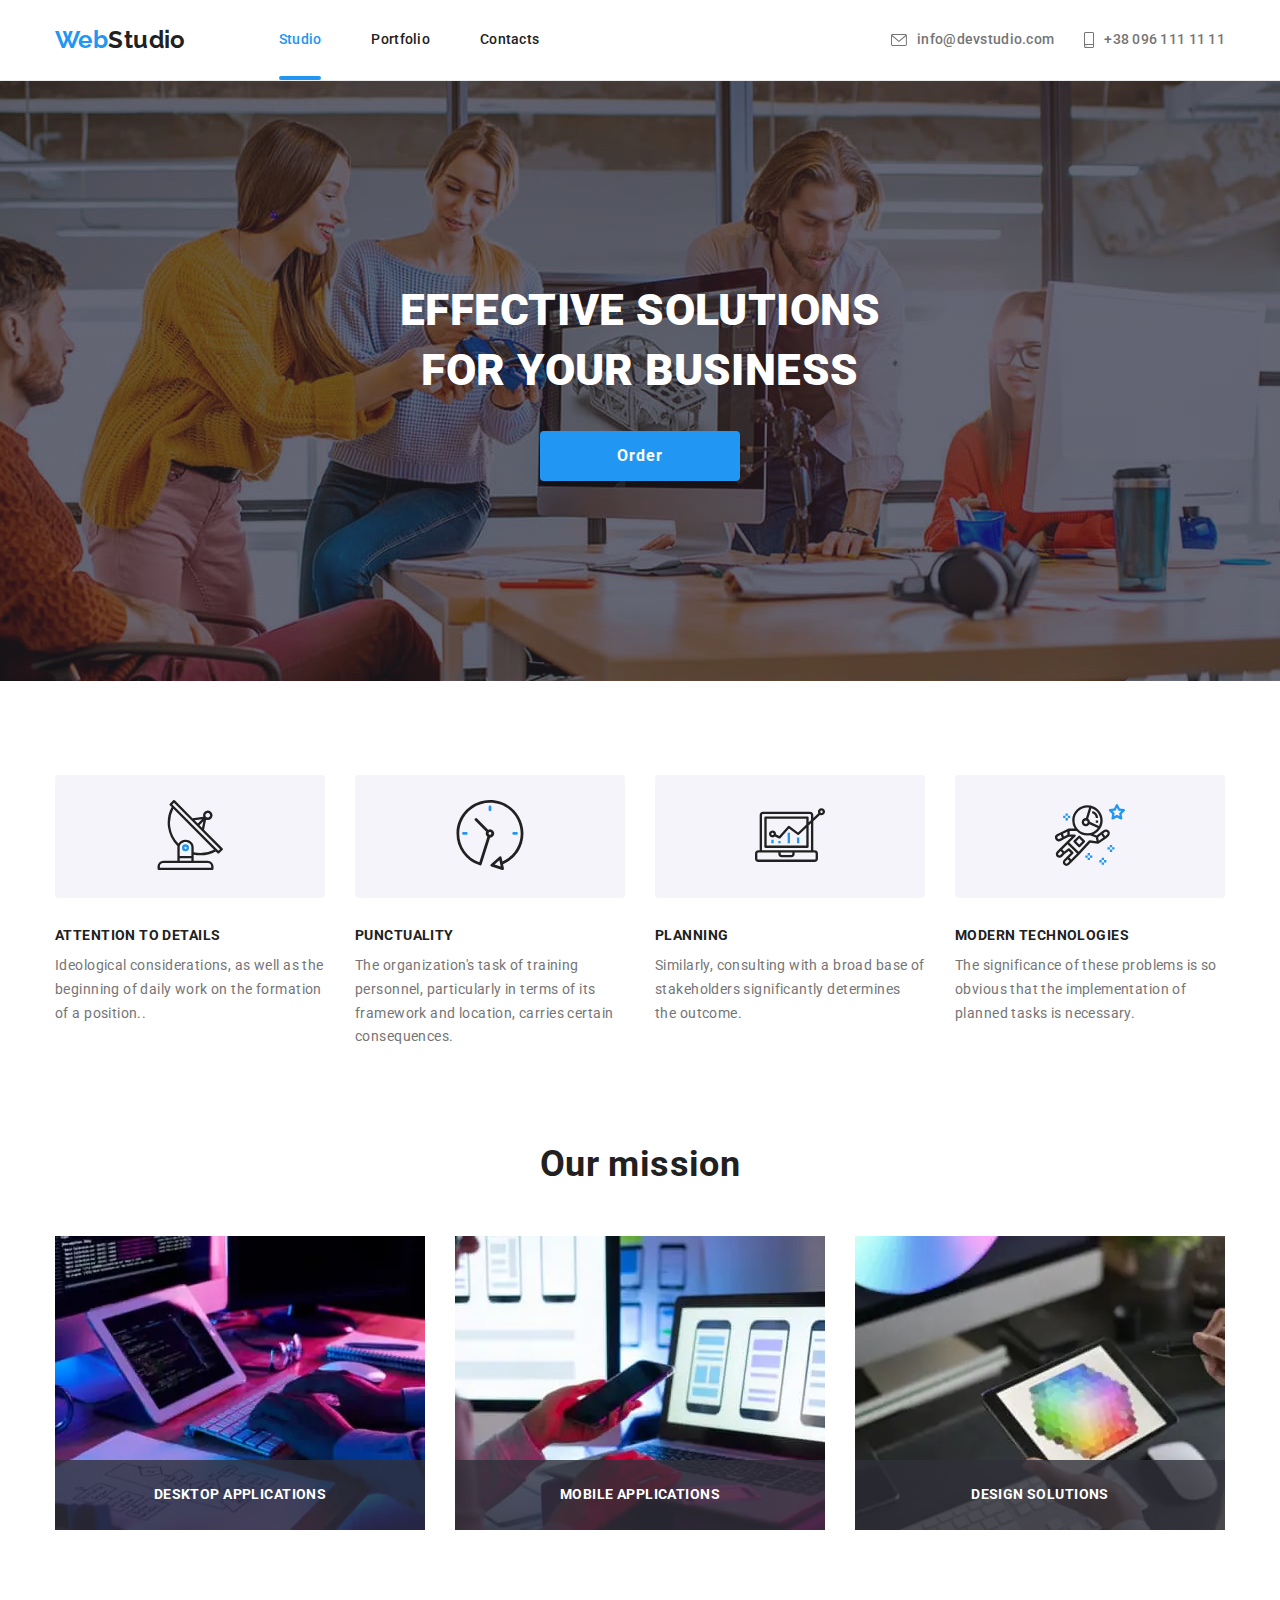
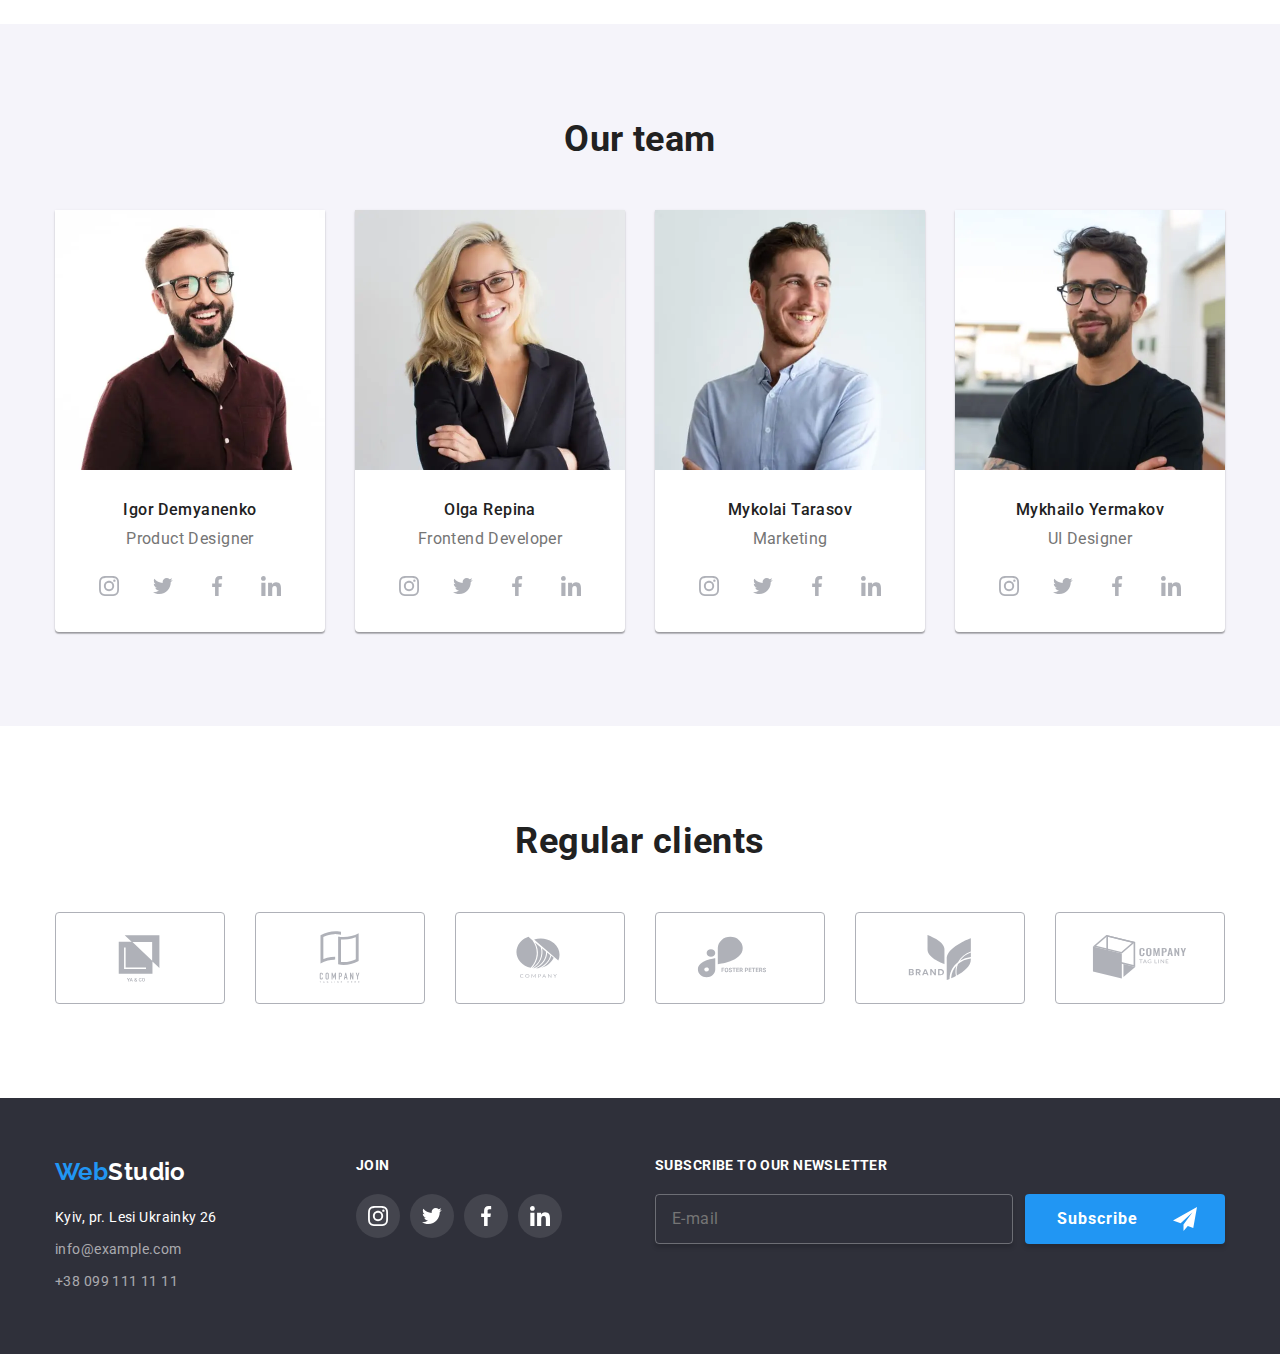
<file: index.html>
<!DOCTYPE html>
<html lang="ru">
  <head>
    <meta charset="UTF-8" />
    <meta http-equiv="X-UA-Compatible" content="IE=edge" />
    <meta name="viewport" content="width=device-width, initial-scale=1.0" />
    <title lang="en">Webstudio</title>
    <link rel="preconnect" href="https://fonts.googleapis.com" />
    <link rel="preconnect" href="https://fonts.gstatic.com" crossorigin />
    <link
      href="https://fonts.googleapis.com/css2?family=Raleway:wght@700&family=Roboto:wght@400;500;700;900&display=swap"
      rel="stylesheet"
    />
    <link rel="stylesheet" href="./css/main.min.css" />
  </head>
  <body>
    <header class="header">
      <div class="header__container container">
        <nav class="nav">
          <p lang="en">
            <a href="./index.html" class="logo">Web<span class="logo--dark-text">Studio</span></a>
          </p>
          <button type="button" class="menu-btn menu-open-btn" aria-expanded="false">
            <svg width="40px" height="40px">
              <use href="./images/icons.svg#icon-menu" class="menu-btn__icon-menu"></use>
            </svg>
          </button>
          <ul class="site-nav">
            <li class="site-nav__item">
              <a href="./index.html" class="site-nav__link site-nav__link--current">Studio</a>
            </li>
            <li class="site-nav__item">
              <a href="./portfolio.html" class="site-nav__link">Portfolio</a>
            </li>
            <li class="site-nav__item">
              <a href="" class="site-nav__link to-contact-link">Contacts</a>
            </li>
          </ul>
        </nav>
        <ul class="contact-list">
          <li class="contact-list__item">
            <a href="mailto:info@devstudio.com" class="contact-list__link">
              <svg class="contact-list__icon" width="16px" height="12px">
                <use href="./images/icons.svg#icon-envelope"></use>
              </svg>
              <p class="contact-list__text">info@devstudio.com</p></a
            >
          </li>
          <li class="contact-list__item">
            <a href="tel:+380961111111" class="contact-list__link">
              <svg class="contact-list__icon" width="10" height="16px">
                <use href="./images/icons.svg#icon-smartphone"></use>
              </svg>
              <p class="contact-list__text">+38 096 111 11 11</p></a
            >
          </li>
        </ul>
        <div class="mob-menu is-hidden" data-menu>
          <button type="button" class="menu-btn-close menu-close-btn" aria-expanded="true">
            <svg width="40px" height="40px">
              <use
                href="./images/icons.svg#icon-menu-close"
                class="menu-btn-close__icon-cross"
              ></use>
            </svg>
          </button>
          <ul class="mob-menu__site-nav">
            <li class="mob-menu__item">
              <a href="./index.html" class="mob-menu__link mob-menu__link--current">Studio</a>
            </li>
            <li class="mob-menu__item">
              <a href="./portfolio.html" class="mob-menu__link">Portfolio</a>
            </li>
            <li class="mob-menu__item">
              <a href="" class="mob-menu__link to-contact-link">Contacts</a>
            </li>
          </ul>
          <ul class="mob-menu__contact-list">
            <li class="mob-menu__item">
              <a href="tel:+380961111111" class="mob-menu__tel"> +38 096 111 11 11</a>
            </li>
            <li class="mob-menu__item">
              <a href="mailto:info@devstudio.com" class="mob-menu__mail"> info@devstudio.com</a>
            </li>
            <li>
              <ul class="mob-menu__soc-list">
                <li class="mob-menu__soc-item">
                  <a href="" class="mob-menu__soc-link">Instagram</a>
                </li>
                <li class="mob-menu__soc-item">
                  <a href="" class="mob-menu__soc-link">Twitter</a>
                </li>
                <li class="mob-menu__soc-item">
                  <a href="" class="mob-menu__soc-link">Facebook</a>
                </li>
                <li class="mob-menu__soc-item">
                  <a href="" class="mob-menu__soc-link">Linkedin</a>
                </li>
              </ul>
            </li>
          </ul>
        </div>
      </div>
    </header>
    <main>
      <section class="hero section">
        <div class="container">
          <h1 class="page-heading">
            Effective Solutions<br />
            for your business
          </h1>
          <button type="button" class="btn hero__btn" data-modal-open>Order</button>
        </div>
      </section>
      <section class="section qualities">
        <div class="container">
          <h2 class="section__heading visually-hidden">Our advantages</h2>
          <ul class="qualities-list">
            <li class="qualities-list__item">
              <div class="qualities-list__icon-container">
                <svg width="70px" height="70px" class="qualities-list__icon">
                  <use href="./images/icons.svg#icon-antenna"></use>
                </svg>
              </div>
              <h3 class="qualities-list__heading">Attention to details</h3>
              <p class="qualities-list__text">
                Ideological considerations, as well as the beginning of daily work on the formation
                of a position..
              </p>
            </li>
            <li class="qualities-list__item">
              <div class="qualities-list__icon-container">
                <svg width="70px" height="70px" class="qualities-list__icon">
                  <use href="./images/icons.svg#icon-clock"></use>
                </svg>
              </div>
              <h3 class="qualities-list__heading">Punctuality</h3>
              <p class="qualities-list__text">
                The organization's task of training personnel, particularly in terms of its
                framework and location, carries certain consequences.
              </p>
            </li>
            <li class="qualities-list__item">
              <div class="qualities-list__icon-container">
                <svg width="70px" height="70px" class="qualities-list__icon">
                  <use href="./images/icons.svg#icon-diagram"></use>
                </svg>
              </div>
              <h3 class="qualities-list__heading">Planning</h3>
              <p class="qualities-list__text">
                Similarly, consulting with a broad base of stakeholders significantly determines the
                outcome.
              </p>
            </li>
            <li class="qualities-list__item">
              <div class="qualities-list__icon-container">
                <svg width="70px" height="70px" class="qualities-list__icon">
                  <use href="./images/icons.svg#icon-astronaut"></use>
                </svg>
              </div>
              <h3 class="qualities-list__heading">Modern technologies</h3>
              <p class="qualities-list__text">
                The significance of these problems is so obvious that the implementation of planned
                tasks is necessary.
              </p>
            </li>
          </ul>
        </div>
      </section>
      <section class="section activities">
        <div class="container">
          <h2 class="section__heading">Our mission</h2>
          <ul class="activities-list">
            <li class="activities-list__item">
              <div class="activities-list__wrapper">
                <picture>
                  <source
                    srcset="
                      images/activities/programmer-working-close-up.webp    1x,
                      images/activities/programmer-working-close-up@2x.webp 2x
                    "
                    type="image/webp" />
                  <source
                    srcset="
                      images/activities/programmer-working-close-up.jpg    1x,
                      images/activities/programmer-working-close-up@2x.jpg 2x
                    "
                    type="image/jpeg" />
                  <img
                    src="images/activities/programmer-working-close-up.jpg "
                    alt="программист за работой"
                    width="370"
                /></picture>
                <p class="activities-list__text">Desktop applications</p>
              </div>
            </li>
            <li class="activities-list__item">
              <div class="activities-list__wrapper">
                <picture>
                  <source
                    srcset="
                      images/activities/developing-smartphones-applications-close-up.webp    1x,
                      images/activities/developing-smartphones-applications-close-up@2x.webp 2x
                    "
                    type="image/webp" />
                  <source
                    srcset="
                      images/activities/developing-smartphones-applications-close-up.jpg    1x,
                      images/activities/developing-smartphones-applications-close-up@2x.jpg 2x
                    "
                    type="image/jpeg" />
                  <img
                    src="images/activities/developing-smartphones-applications-close-up.jpg"
                    alt="программист разрабатывает приложения для смартфона"
                    width="370"
                /></picture>
                <p class="activities-list__text">Mobile applications</p>
              </div>
            </li>
            <li class="activities-list__item">
              <div class="activities-list__wrapper">
                <picture>
                  <source
                    srcset="
                      images/activities/colour-pallete-close-up.webp    1x,
                      images/activities/colour-pallete-close-up@2x.webp 2x
                    "
                    type="image/webp" />
                  <source
                    srcset="
                      images/activities/colour-pallete-close-up.jpg    1x,
                      images/activities/colour-pallete-close-up@2x.jpg 2x
                    "
                    type="image/jpeg" />
                  <img
                    src="images/activities/colour-pallete-close-up.jpg"
                    alt="Дизайнер выбирает цвета на планшете"
                    width="370"
                /></picture>
                <p class="activities-list__text">Design solutions</p>
              </div>
            </li>
          </ul>
        </div>
      </section>
      <section class="section team">
        <div class="container">
          <h2 class="section__heading">Our team</h2>
          <ul class="team-list">
            <li class="team-list__item team-member">
              <picture>
                <source
                  srcset="
                    ./images/team/desktop/product-designer.webp    1x,
                    ./images/team/desktop/product-designer@2x.webp 2x
                  "
                  type="image/webp"
                  media="(min-width:1200px)" />
                <source
                  srcset="
                    ./images/team/desktop/product-designer.jpg    1x,
                    ./images/team/desktop/product-designer@2x.jpg 2x
                  "
                  type="image/jpeg"
                  media="(min-width:1200px)" />
                <source
                  srcset="
                    ./images/team/tablet/product-designer.webp    1x,
                    ./images/team/tablet/product-designer@2x.webp 2x
                  "
                  type="image/webp"
                  media="(min-width:768px)" />
                <source
                  srcset="
                    ./images/team/tablet/product-designer.jpg    1x,
                    ./images/team/tablet/product-designer@2x.jpg 2x
                  "
                  type="image/jpeg"
                  media="(min-width:768px)" />
                <source
                  srcset="
                    ./images/team/mobile/product-designer.webp    1x,
                    ./images/team/mobile/product-designer@2x.webp 2x
                  "
                  type="image/webp"
                  media="(max-width:767px)" />
                <source
                  srcset="
                    ./images/team/mobile/product-designer.jpg    1x,
                    ./images/team/mobile/product-designer@2x.jpg 2x
                  "
                  type="image/jpeg"
                  media="(max-width:767px)" />
                <img
                  src="./images/team/desktop/product-designer.jpg"
                  alt="Дизайнер продукта"
                  width="270"
              /></picture>
              <div class="team-member__wrapper">
                <h3 class="team-member__name">Igor Demyanenko</h3>
                <p lang="en" class="team-member__position text">Product Designer</p>
                <ul class="soc-list">
                  <li class="soc-list__item">
                    <a href="" class="soc-list__link">
                      <svg class="soc-list__icon" width="20px" height="20px">
                        <use href="./images/icons.svg#icon-instagram"></use>
                      </svg>
                    </a>
                  </li>
                  <li class="soc-list__item">
                    <a href="" class="soc-list__link">
                      <svg class="soc-list__icon" width="20px" height="20px">
                        <use href="./images/icons.svg#icon-twitter"></use>
                      </svg>
                    </a>
                  </li>
                  <li class="soc-list__item">
                    <a href="" class="soc-list__link">
                      <svg class="soc-list__icon" width="20px" height="20px">
                        <use href="./images/icons.svg#icon-facebook"></use>
                      </svg>
                    </a>
                  </li>
                  <li class="soc-list__item">
                    <a href="" class="soc-list__link">
                      <svg class="soc-list__icon" width="20px" height="20px">
                        <use href="./images/icons.svg#icon-linkedin"></use>
                      </svg>
                    </a>
                  </li>
                </ul>
              </div>
            </li>
            <li class="team-list__item team-member">
              <picture>
                <source
                  srcset="
                    ./images/team/desktop/frontend-developer.webp    1x,
                    ./images/team/desktop/frontend-developer@2x.webp 2x
                  "
                  type="image/webp"
                  media="(min-width:1200px)" />
                <source
                  srcset="
                    ./images/team/desktop/frontend-developer.jpg    1x,
                    ./images/team/desktop/frontend-developer@2x.jpg 2x
                  "
                  type="image/jpeg"
                  media="(min-width:1200px)" />
                <source
                  srcset="
                    ./images/team/tablet/frontend-developer.webp    1x,
                    ./images/team/tablet/frontend-developer@2x.webp 2x
                  "
                  type="image/webp"
                  media="(min-width:768px)" />
                <source
                  srcset="
                    ./images/team/tablet/frontend-developer.jpg    1x,
                    ./images/team/tablet/frontend-developer@2x.jpg 2x
                  "
                  type="image/jpeg"
                  media="(min-width:768px)" />
                <source
                  srcset="
                    ./images/team/mobile/frontend-developer.webp    1x,
                    ./images/team/mobile/frontend-developer@2x.webp 2x
                  "
                  type="image/webp"
                  media="(max-width:767px)" />
                <source
                  srcset="
                    ./images/team/mobile/frontend-developer.jpg    1x,
                    ./images/team/mobile/frontend-developer@2x.jpg 2x
                  "
                  type="image/jpeg"
                  media="(max-width:767px)" />
                <img
                  src="./images/team/desktop/frontend-developer.jpg"
                  alt="Фронтенд девелопер"
                  width="270"
              /></picture>
              <div class="team-member__wrapper">
                <h3 class="team-member__name">Olga Repina</h3>
                <p lang="en" class="team-member__position text">Frontend Developer</p>
                <ul class="soc-list">
                  <li class="soc-list__item">
                    <a href="" class="soc-list__link">
                      <svg class="soc-list__icon" width="20px" height="20px">
                        <use href="./images/icons.svg#icon-instagram"></use>
                      </svg>
                    </a>
                  </li>
                  <li class="soc-list__item">
                    <a href="" class="soc-list__link">
                      <svg class="soc-list__icon" width="20px" height="20px">
                        <use href="./images/icons.svg#icon-twitter"></use>
                      </svg>
                    </a>
                  </li>
                  <li class="soc-list__item">
                    <a href="" class="soc-list__link">
                      <svg class="soc-list__icon" width="20px" height="20px">
                        <use href="./images/icons.svg#icon-facebook"></use>
                      </svg>
                    </a>
                  </li>
                  <li class="soc-list__item">
                    <a href="" class="soc-list__link">
                      <svg class="soc-list__icon" width="20px" height="20px">
                        <use href="./images/icons.svg#icon-linkedin"></use>
                      </svg>
                    </a>
                  </li>
                </ul>
              </div>
            </li>
            <li class="team-list__item team-member">
              <picture>
                <source
                  srcset="
                    ./images/team/desktop/marketing.webp    1x,
                    ./images/team/desktop/marketing@2x.webp 2x
                  "
                  type="image/webp"
                  media="(min-width:1200px)" />
                <source
                  srcset="
                    ./images/team/desktop/marketing.jpg    1x,
                    ./images/team/desktop/marketing@2x.jpg 2x
                  "
                  type="image/jpeg"
                  media="(min-width:1200px)" />
                <source
                  srcset="
                    ./images/team/tablet/marketing.webp    1x,
                    ./images/team/tablet/marketing@2x.webp 2x
                  "
                  type="image/webp"
                  media="(min-width:768px)" />
                <source
                  srcset="
                    ./images/team/tablet/marketing.jpg    1x,
                    ./images/team/tablet/marketing@2x.jpg 2x
                  "
                  type="image/jpeg"
                  media="(min-width:768px)" />
                <source
                  srcset="
                    ./images/team/mobile/marketing.webp    1x,
                    ./images/team/mobile/marketing@2x.webp 2x
                  "
                  type="image/webp"
                  media="(max-width:767px)" />
                <source
                  srcset="
                    ./images/team/mobile/marketing.jpg    1x,
                    ./images/team/mobile/marketing@2x.jpg 2x
                  "
                  type="image/jpeg"
                  media="(max-width:767px)" />
                <img src="./images/team/desktop/marketing.jpg" alt="Маркетолог" width="270"
              /></picture>
              <div class="team-member__wrapper">
                <h3 class="team-member__name">Mykolai Tarasov</h3>
                <p lang="en" class="team-member__position text">Marketing</p>
                <ul class="soc-list">
                  <li class="soc-list__item">
                    <a href="" class="soc-list__link">
                      <svg class="soc-list__icon" width="20px" height="20px">
                        <use href="./images/icons.svg#icon-instagram"></use>
                      </svg>
                    </a>
                  </li>
                  <li class="soc-list__item">
                    <a href="" class="soc-list__link">
                      <svg class="soc-list__icon" width="20px" height="20px">
                        <use href="./images/icons.svg#icon-twitter"></use>
                      </svg>
                    </a>
                  </li>
                  <li class="soc-list__item">
                    <a href="" class="soc-list__link">
                      <svg class="soc-list__icon" width="20px" height="20px">
                        <use href="./images/icons.svg#icon-facebook"></use>
                      </svg>
                    </a>
                  </li>
                  <li class="soc-list__item">
                    <a href="" class="soc-list__link">
                      <svg class="soc-list__icon" width="20px" height="20px">
                        <use href="./images/icons.svg#icon-linkedin"></use>
                      </svg>
                    </a>
                  </li>
                </ul>
              </div>
            </li>
            <li class="team-list__item team-member">
              <picture>
                <source
                  srcset="
                    ./images/team/desktop/ui-designer.webp    1x,
                    ./images/team/desktop/ui-designer@2x.webp 2x
                  "
                  type="image/webp"
                  media="(min-width:1200px)" />
                <source
                  srcset="
                    ./images/team/desktop/ui-designer.jpg    1x,
                    ./images/team/desktop/ui-designer@2x.jpg 2x
                  "
                  type="image/jpeg"
                  media="(min-width:1200px)" />
                <source
                  srcset="
                    ./images/team/tablet/ui-designer.webp    1x,
                    ./images/team/tablet/ui-designer@2x.webp 2x
                  "
                  type="image/webp"
                  media="(min-width:768px)" />
                <source
                  srcset="
                    ./images/team/tablet/ui-designer.jpg    1x,
                    ./images/team/tablet/ui-designer@2x.jpg 2x
                  "
                  type="image/jpeg"
                  media="(min-width:768px)" />
                <source
                  srcset="
                    ./images/team/mobile/ui-designer.webp    1x,
                    ./images/team/mobile/ui-designer@2x.webp 2x
                  "
                  type="image/webp"
                  media="(max-width:767px)" />
                <source
                  srcset="
                    ./images/team/mobile/ui-designer.jpg    1x,
                    ./images/team/mobile/ui-designer@2x.jpg 2x
                  "
                  type="image/jpeg"
                  media="(max-width:767px)" />
                <img src="./images/team/desktop/ui-designer.jpg" alt="ЮИ Дизайнер" width="270"
              /></picture>
              <div class="team-member__wrapper">
                <h3 class="team-member__name">Mykhailo Yermakov</h3>
                <p lang="en" class="team-member__position text">UI Designer</p>
                <ul class="soc-list">
                  <li class="soc-list__item">
                    <a href="" class="soc-list__link">
                      <svg class="soc-list__icon" width="20px" height="20px">
                        <use href="./images/icons.svg#icon-instagram"></use>
                      </svg>
                    </a>
                  </li>
                  <li class="soc-list__item">
                    <a href="" class="soc-list__link">
                      <svg class="soc-list__icon" width="20px" height="20px">
                        <use href="./images/icons.svg#icon-twitter"></use>
                      </svg>
                    </a>
                  </li>
                  <li class="soc-list__item">
                    <a href="" class="soc-list__link">
                      <svg class="soc-list__icon" width="20px" height="20px">
                        <use href="./images/icons.svg#icon-facebook"></use>
                      </svg>
                    </a>
                  </li>
                  <li class="soc-list__item">
                    <a href="" class="soc-list__link">
                      <svg class="soc-list__icon" width="20px" height="20px">
                        <use href="./images/icons.svg#icon-linkedin"></use>
                      </svg>
                    </a>
                  </li>
                </ul>
              </div>
            </li>
          </ul>
        </div>
      </section>
      <section class="section clients">
        <div class="container">
          <h2 class="section__heading">Regular clients</h2>
          <ul class="clients-list">
            <li class="clients-list__item">
              <a href="" class="clients-list__link">
                <svg class="clients-list__icon" width="106px" height="60px">
                  <use href="./images/icons.svg#icon-client-1"></use>
                </svg>
              </a>
            </li>
            <li class="clients-list__item">
              <a href="" class="clients-list__link">
                <svg class="clients-list__icon" width="106px" height="60px">
                  <use href="./images/icons.svg#icon-client-2"></use>
                </svg>
              </a>
            </li>
            <li class="clients-list__item">
              <a href="" class="clients-list__link">
                <svg class="clients-list__icon" width="106px" height="60px">
                  <use href="./images/icons.svg#icon-client-3"></use>
                </svg>
              </a>
            </li>
            <li class="clients-list__item">
              <a href="" class="clients-list__link">
                <svg class="clients-list__icon" width="106px" height="60px">
                  <use href="./images/icons.svg#icon-client-4"></use>
                </svg>
              </a>
            </li>
            <li class="clients-list__item">
              <a href="" class="clients-list__link">
                <svg class="clients-list__icon" width="106px" height="60px">
                  <use href="./images/icons.svg#icon-client-5"></use>
                </svg>
              </a>
            </li>
            <li class="clients-list__item">
              <a href="" class="clients-list__link">
                <svg class="clients-list__icon" width="106px" height="60px">
                  <use href="./images/icons.svg#icon-client-6"></use>
                </svg>
              </a>
            </li>
          </ul>
        </div>
      </section>
    </main>
    <footer id="page-footer" class="page-footer">
      <h2 class="footer__heading visually-hidden">Address and social medias</h2>
      <div class="page-footer__container container">
        <div class="address-data">
          <p lang="en" class="text">
            <a href="./" class="logo">Web<span class="logo--light-text">Studio</span></a>
          </p>
          <address class="address">
            <p class="address__text">Kyiv, pr. Lesi Ukrainky 26</p>
            <p class="address__text">
              <a href="mailto:info@example.com" class="address__link">info@example.com</a>
            </p>
            <p class="address__text">
              <a href="tel:+380991111111" class="address__link">+38 099 111 11 11</a>
            </p>
          </address>
        </div>
        <div class="soc-container footer__soc">
          <h3 class="soc__heading">Join</h3>
          <ul class="soc-list">
            <li class="soc-list__item">
              <a href="" class="soc-list__link footer__soc-link">
                <svg class="soc-list__icon" width="20px" height="20px">
                  <use href="./images/icons.svg#icon-instagram"></use>
                </svg>
              </a>
            </li>
            <li class="soc-list__item">
              <a href="" class="soc-list__link footer__soc-link">
                <svg class="soc-list__icon" width="20px" height="20px">
                  <use href="./images/icons.svg#icon-twitter"></use>
                </svg>
              </a>
            </li>
            <li class="soc-list__item">
              <a href="" class="soc-list__link footer__soc-link">
                <svg class="soc-list__icon" width="20px" height="20px">
                  <use href="./images/icons.svg#icon-facebook"></use>
                </svg>
              </a>
            </li>
            <li class="soc-list__item">
              <a href="" class="soc-list__link footer__soc-link">
                <svg class="soc-list__icon" width="20px" height="20px">
                  <use href="./images/icons.svg#icon-linkedin"></use>
                </svg>
              </a>
            </li>
          </ul>
        </div>
        <div class="newsletter">
          <h3 class="newsletter__heading">Subscribe to our newsletter</h3>
          <form class="newsletter__form">
            <div class="newsletter__wrapper">
              <label class="newsletter__label">
                <input
                  type="email"
                  name="news-user-email"
                  placeholder="E-mail"
                  class="newsletter__user-email"
                />
              </label>
              <button type="submit" class="newsletter__btn newsletter-btn btn">
                Subscribe
                <svg class="newsletter__icon newsletter-btn__icon" width="24px" height="24px">
                  <use href="./images/icons.svg#icon-send"></use>
                </svg>
              </button>
            </div>
          </form>
        </div>
      </div>
    </footer>
    <div class="backdrop is-hidden" data-modal>
      <div class="modal">
        <button type="button" class="modal__close-btn close-btn" data-modal-close>
          <svg class="close-btn__icon" width="11px" height="11px">
            <use href="./images/icons.svg#icon-close-cross"></use>
          </svg>
        </button>
        <h2 class="modal__heading">Leave your information, and we will call you back</h2>
        <form class="js-speaker-form contact-form">
          <div class="contact-form__form-field">
            <label for="user-name" class="contact-form__label"> Name </label>
            <input type="text" name="user-name" class="contact-form__text-field" id="user-name" />
            <svg class="contact-form__icon" width="18px" height="18px">
              <use href="./images/icons.svg#icon-person"></use>
            </svg>
          </div>
          <div class="contact-form__form-field">
            <label for="user-tel" class="contact-form__label">Phone</label>
            <input type="tel" name="user-tel" class="contact-form__text-field" id="user-tel" />
            <svg class="contact-form__icon" width="18px" height="18px">
              <use href="./images/icons.svg#icon-phone"></use>
            </svg>
          </div>
          <div class="contact-form__form-field">
            <label for="user-email" class="contact-form__label">Email</label>
            <input
              type="email"
              name="user-email"
              class="contact-form__text-field"
              id="user-email"
            />
            <svg class="contact-form__icon" width="18px" height="18px">
              <use href="./images/icons.svg#icon-email-black"></use>
            </svg>
          </div>
          <div class="contact-form__form-area">
            <label for="user-comment" class="contact-form__label">Comment</label>
            <textarea
              class="contact-form__comment"
              id="user-comment"
              name="user-comment"
              placeholder="Введите текст"
            ></textarea>
          </div>
          <div class="contact-form__form-field">
            <label class="contact-form__label-agreement">
              <input
                type="checkbox"
                name="user-agreement"
                class="contact-form__checkbox visually-hidden"
              />
              <svg class="contact-form__icon-checkbox" width="16px" height="15px">
                <use href="./images/icons.svg#icon-checkbox"></use>
              </svg>
              <svg class="contact-form__icon-checked" width="16px" height="15px">
                <use href="./images/icons.svg#icon-checked"></use>
              </svg>
              I agree to receive the newsletter and accept the terms
              <a href="" class="agreement-link">Terms of contract</a>
            </label>
          </div>
          <button type="submit" class="contact-form__btn-submit btn">Send</button>
        </form>
      </div>
    </div>
    <script src="./js/modal.js"></script>
    <script src="./js/menu.js"></script>
    <script src="./js/scrollToContacts.js"></script>
  </body>
</html>
</file>
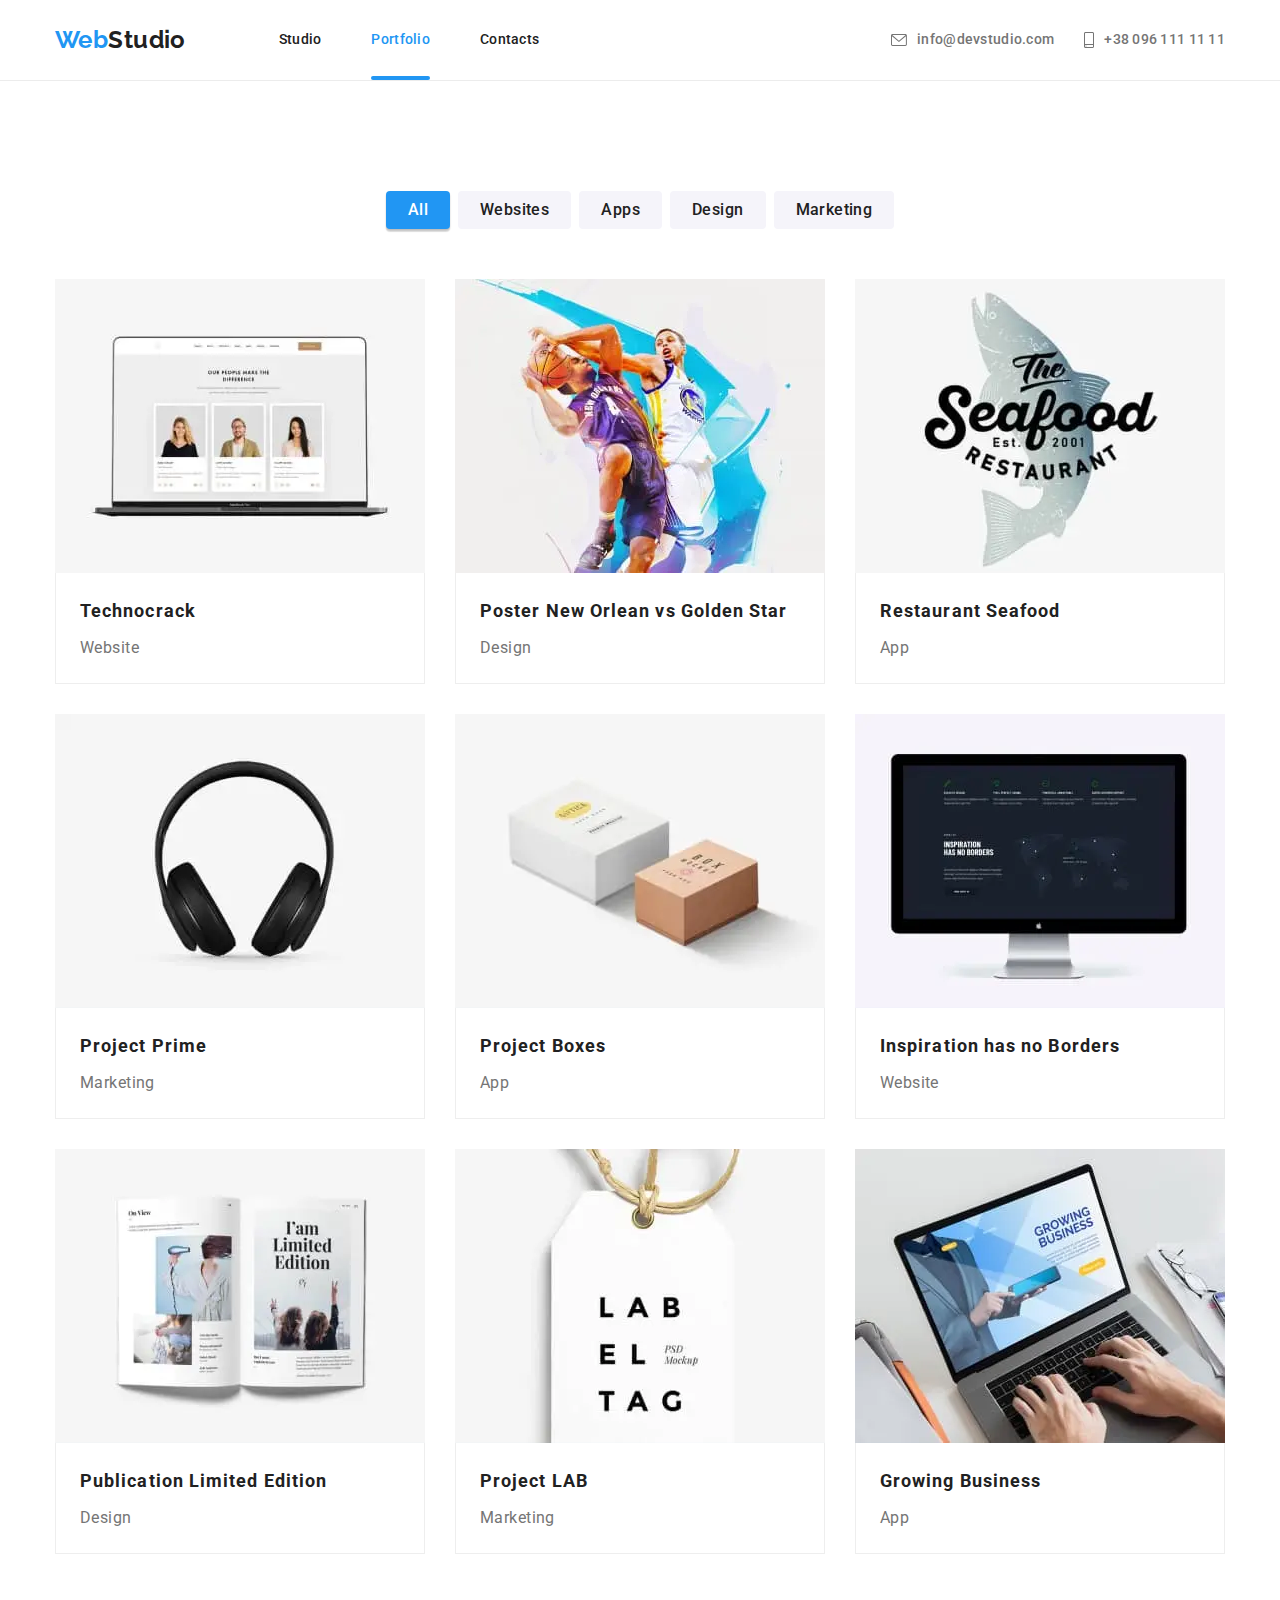
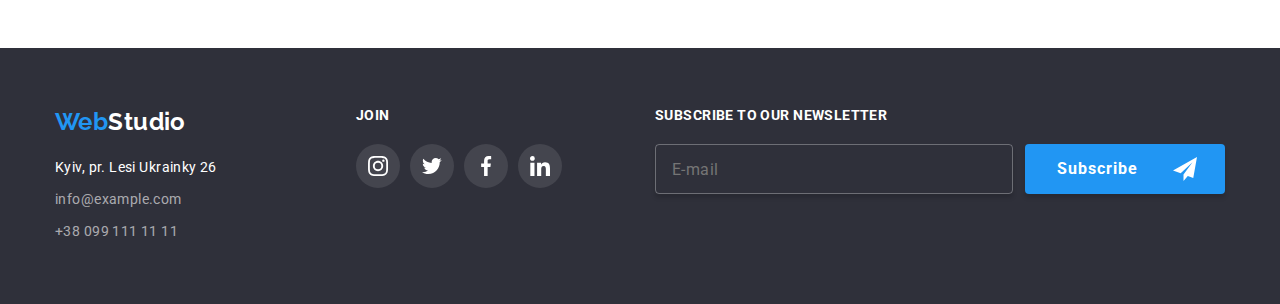
<file: portfolio.html>
<!DOCTYPE html>
<html lang="en">
  <head>
    <meta charset="UTF-8" />
    <meta http-equiv="X-UA-Compatible" content="IE=edge" />
    <meta name="viewport" content="width=device-width, initial-scale=1.0" />
    <title>Portfolio</title>
    <link rel="preconnect" href="https://fonts.googleapis.com" />
    <link rel="preconnect" href="https://fonts.gstatic.com" crossorigin />
    <link
      href="https://fonts.googleapis.com/css2?family=Raleway:wght@700&family=Roboto:wght@400;500;700;900&display=swap"
      rel="stylesheet"
    />
    <link rel="stylesheet" href="./css/main.min.css" />
  </head>
  <body>
    <header class="header">
      <div class="header__container container">
        <nav class="nav">
          <a href="./index.html" class="logo">Web<span class="logo--dark-text">Studio</span></a>

          <button type="button" class="menu-btn menu-open-btn" aria-expanded="false">
            <svg width="40px" height="40px">
              <use href="./images/icons.svg#icon-menu" class="menu-btn__icon-menu"></use>
              <!-- <use href="./images/icons.svg#icon-menu-close" class="menu-btn__icon-close"></use> -->
            </svg>
          </button>
          <ul class="site-nav">
            <li class="site-nav__item">
              <a href="./index.html" class="site-nav__link">Studio</a>
            </li>
            <li class="site-nav__item">
              <a href="./portfolio.html" class="site-nav__link site-nav__link--current"
                >Portfolio</a
              >
            </li>
            <li class="site-nav__item">
              <a href="" class="site-nav__link to-contact-link">Contacts</a>
            </li>
          </ul>
        </nav>
        <ul class="contact-list">
          <li class="contact-list__item">
            <a href="mailto:info@devstudio.com" class="contact-list__link">
              <svg class="contact-list__icon" width="16px" height="12px">
                <use href="./images/icons.svg#icon-envelope"></use>
              </svg>
              <p class="contact-list__text">info@devstudio.com</p></a
            >
          </li>
          <li class="contact-list__item">
            <a href="tel:+380961111111" class="contact-list__link">
              <svg class="contact-list__icon" width="10" height="16px">
                <use href="./images/icons.svg#icon-smartphone"></use>
              </svg>
              <p class="contact-list__text">+38 096 111 11 11</p></a
            >
          </li>
        </ul>
        <div class="mob-menu is-hidden" data-menu>
          <button type="button" class="menu-btn-close menu-close-btn" aria-expanded="true">
            <svg width="40px" height="40px">
              <use
                href="./images/icons.svg#icon-menu-close"
                class="menu-btn-close__icon-cross"
              ></use>
            </svg>
          </button>
          <ul class="mob-menu__site-nav">
            <li class="mob-menu__item">
              <a href="./index.html" class="mob-menu__link">Studio</a>
            </li>
            <li class="mob-menu__item">
              <a href="./portfolio.html" class="mob-menu__link mob-menu__link--current"
                >Portfolio</a
              >
            </li>
            <li class="mob-menu__item">
              <a href="" class="mob-menu__link to-contact-link">Contacts</a>
            </li>
          </ul>
          <ul class="mob-menu__contact-list">
            <li class="mob-menu__item">
              <a href="tel:+380961111111" class="mob-menu__tel"> +38 096 111 11 11</a>
            </li>
            <li class="mob-menu__item">
              <a href="mailto:info@devstudio.com" class="mob-menu__mail"> info@devstudio.com</a>
            </li>
            <li>
              <ul class="mob-menu__soc-list">
                <li class="mob-menu__soc-item">
                  <a href="" class="mob-menu__soc-link">Instagram</a>
                </li>
                <li class="mob-menu__soc-item">
                  <a href="" class="mob-menu__soc-link">Twitter</a>
                </li>
                <li class="mob-menu__soc-item">
                  <a href="" class="mob-menu__soc-link">Facebook</a>
                </li>
                <li class="mob-menu__soc-item">
                  <a href="" class="mob-menu__soc-link">Linkedin</a>
                </li>
              </ul>
            </li>
          </ul>
        </div>
      </div>
    </header>
    <main>
      <section class="section portfolio">
        <div class="container">
          <form class="filter">
            <ul class="filter-list">
              <li class="filter-list__item">
                <label class="label">
                  <input
                    type="radio"
                    class="filter__option"
                    name="filter-option"
                    value="all"
                    checked
                  />
                  <p class="filter-list__text">All</p></label
                >
              </li>
              <li class="filter-list__item">
                <label class="label">
                  <input
                    type="radio"
                    class="filter__option"
                    name="filter-option"
                    value="websites"
                  />
                  <p class="filter-list__text">Websites</p></label
                >
              </li>
              <li class="filter-list__item">
                <label class="label">
                  <input type="radio" class="filter__option" name="filter-option" value="apps" />
                  <p class="filter-list__text">Apps</p></label
                >
              </li>
              <li class="filter-list__item">
                <label class="label">
                  <input type="radio" class="filter__option" name="filter-option" value="design" />
                  <p class="filter-list__text">Design</p></label
                >
              </li>
              <li class="filter-list__item">
                <label class="label">
                  <input
                    type="radio"
                    class="filter__option"
                    name="filter-option"
                    value="marketing"
                  />
                  <p class="filter-list__text">Marketing</p></label
                >
              </li>
            </ul>
          </form>
          <ul class="examples-list">
            <li class="examples-list__item websites">
              <a href="" class="examples-list__link"
                ><div class="examples-list__wrapper">
                  <picture>
                    <source
                      srcset="
                        ./images/portfolio/desktop/technocrack.webp    1x,
                        ./images/portfolio/desktop/technocrack@2x.webp 2x
                      "
                      type="image/webp"
                      media="(min-width:1200px)" />
                    <source
                      srcset="
                        ./images/portfolio/desktop/technocrack.jpg    1x,
                        ./images/portfolio/desktop/technocrack@2x.jpg 2x
                      "
                      type="image/jpeg"
                      media="(min-width:1200px)" />
                    <source
                      srcset="
                        ./images/portfolio/tablet/technocrack.webp    1x,
                        ./images/portfolio/tablet/technocrack@2x.webp 2x
                      "
                      type="image/webp"
                      media="(min-width:768px)" />
                    <source
                      srcset="
                        ./images/portfolio/tablet/technocrack.jpg    1x,
                        ./images/portfolio/tablet/technocrack@2x.jpg 2x
                      "
                      type="image/jpeg"
                      media="(min-width:768px)" />
                    <source
                      srcset="
                        ./images/portfolio/mobile/technocrack.webp    1x,
                        ./images/portfolio/mobile/technocrack@2x.webp 2x
                      "
                      type="image/webp"
                      media="(max-width:767px)" />
                    <source
                      srcset="
                        ./images/portfolio/mobile/technocrack.jpg    1x,
                        ./images/portfolio/mobile/technocrack@2x.jpg 2x
                      "
                      type="image/jpeg"
                      media="(max-width:767px)" />
                    <img
                      src="./images/portfolio/desktop/technocrack.jpg"
                      alt="Макбук с открытым веб-приложением"
                      width="370"
                  /></picture>

                  <p class="examples-list__overlay-text">
                    "This resource offers comprehensive packages with varying levels of
                    functionality and services. This will allow the visitor to obtain comprehensive
                    information about the company or individual.
                  </p>
                </div>
                <div class="examples-list__label">
                  <h3 class="examples-list__name">Technocrack</h3>
                  <p class="examples-list__category text">Website</p>
                </div></a
              >
            </li>
            <li class="examples-list__item design">
              <a href="" class="examples-list__link"
                ><div class="examples-list__wrapper">
                  <picture>
                    <source
                      srcset="
                        ./images/portfolio/desktop/new-orlean.webp    1x,
                        ./images/portfolio/desktop/new-orlean@2x.webp 2x
                      "
                      type="image/webp"
                      media="(min-width:1200px)"
                    />
                    <source
                      srcset="
                        ./images/portfolio/desktop/new-orlean.jpg    1x,
                        ./images/portfolio/desktop/new-orlean@2x.jpg 2x
                      "
                      type="image/jpeg"
                      media="(min-width:1200px)"
                    />
                    <source
                      srcset="
                        ./images/portfolio/tablet/new-orlean.webp    1x,
                        ./images/portfolio/tablet/new-orlean@2x.webp 2x
                      "
                      type="image/webp"
                      media="(min-width:768px)"
                    />
                    <source
                      srcset="
                        ./images/portfolio/tablet/new-orlean.jpg    1x,
                        ./images/portfolio/tablet/new-orlean@2x.jpg 2x
                      "
                      type="image/jpeg"
                      media="(min-width:768px)"
                    />
                    <source
                      srcset="
                        ./images/portfolio/mobile/new-orlean.webp    1x,
                        ./images/portfolio/mobile/new-orlean@2x.webp 2x
                      "
                      type="image/webp"
                      media="(max-width:767px)"
                    />
                    <source
                      srcset="
                        ./images/portfolio/mobile/new-orlean.jpg    1x,
                        ./images/portfolio/mobile/new-orlean@2x.jpg 2x
                      "
                      type="image/jpeg"
                      media="(max-width:767px)"
                    />
                    <img
                      src="./images/portfolio/desktop/new-orlean.jpg"
                      alt="Игра в баскетбол"
                      width="370"
                    />
                  </picture>
                  <p class="examples-list__overlay-text">
                    This resource offers comprehensive packages with varying levels of functionality
                    and services. This will allow the visitor to obtain comprehensive information
                    about the company or individual.
                  </p>
                </div>
                <div class="examples-list__label">
                  <h3 class="examples-list__name">Poster New Orlean vs Golden Star</h3>
                  <p class="examples-list__category text">Design</p>
                </div></a
              >
            </li>
            <li class="examples-list__item apps">
              <a href="" class="examples-list__link"
                ><div class="examples-list__wrapper">
                  <picture>
                    <source
                      srcset="
                        ./images/portfolio/desktop/seafood.webp    1x,
                        ./images/portfolio/desktop/seafood@2x.webp 2x
                      "
                      type="image/webp"
                      media="(min-width:1200px)"
                    />
                    <source
                      srcset="
                        ./images/portfolio/desktop/seafood.jpg    1x,
                        ./images/portfolio/desktop/seafood@2x.jpg 2x
                      "
                      type="image/jpeg"
                      media="(min-width:1200px)"
                    />
                    <source
                      srcset="
                        ./images/portfolio/tablet/seafood.webp    1x,
                        ./images/portfolio/tablet/seafood@2x.webp 2x
                      "
                      type="image/webp"
                      media="(min-width:768px)"
                    />
                    <source
                      srcset="
                        ./images/portfolio/tablet/seafood.jpg    1x,
                        ./images/portfolio/tablet/seafood@2x.jpg 2x
                      "
                      type="image/jpeg"
                      media="(min-width:768px)"
                    />
                    <source
                      srcset="
                        ./images/portfolio/mobile/seafood.webp    1x,
                        ./images/portfolio/mobile/seafood@2x.webp 2x
                      "
                      type="image/webp"
                      media="(max-width:767px)"
                    />
                    <source
                      srcset="
                        ./images/portfolio/mobile/seafood.jpg    1x,
                        ./images/portfolio/mobile/seafood@2x.jpg 2x
                      "
                      type="image/jpeg"
                      media="(max-width:767px)"
                    />
                    <img
                      src="./images/portfolio/desktop/seafood.jpg"
                      alt="Лого ресторана с морепродуктами"
                      width="370"
                    />
                  </picture>
                  <p class="examples-list__overlay-text">
                    This resource offers comprehensive packages with varying levels of functionality
                    and services. This will allow the visitor to obtain comprehensive information
                    about the company or individual.
                  </p>
                </div>
                <div class="examples-list__label">
                  <h3 class="examples-list__name">Restaurant Seafood</h3>
                  <p class="examples-list__category text">App</p>
                </div></a
              >
            </li>
            <li class="examples-list__item marketing">
              <a href="" class="examples-list__link"
                ><div class="examples-list__wrapper">
                  <picture>
                    <source
                      srcset="
                        ./images/portfolio/desktop/prime.webp    1x,
                        ./images/portfolio/desktop/prime@2x.webp 2x
                      "
                      type="image/webp"
                      media="(min-width:1200px)"
                    />
                    <source
                      srcset="
                        ./images/portfolio/desktop/prime.jpg    1x,
                        ./images/portfolio/desktop/prime@2x.jpg 2x
                      "
                      type="image/jpeg"
                      media="(min-width:1200px)"
                    />
                    <source
                      srcset="
                        ./images/portfolio/tablet/prime.webp    1x,
                        ./images/portfolio/tablet/prime@2x.webp 2x
                      "
                      type="image/webp"
                      media="(min-width:768px)"
                    />
                    <source
                      srcset="
                        ./images/portfolio/tablet/prime.jpg    1x,
                        ./images/portfolio/tablet/prime@2x.jpg 2x
                      "
                      type="image/jpeg"
                      media="(min-width:768px)"
                    />
                    <source
                      srcset="
                        ./images/portfolio/mobile/prime.webp    1x,
                        ./images/portfolio/mobile/prime@2x.webp 2x
                      "
                      type="image/webp"
                      media="(max-width:767px)"
                    />
                    <source
                      srcset="
                        ./images/portfolio/mobile/prime.jpg    1x,
                        ./images/portfolio/mobile/prime@2x.jpg 2x
                      "
                      type="image/jpeg"
                      media="(max-width:767px)"
                    />
                    <img src="./images/portfolio/desktop/prime.jpg" alt="Наушники" width="370" />
                  </picture>
                  <p class="examples-list__overlay-text">
                    This resource offers comprehensive packages with varying levels of functionality
                    and services. This will allow the visitor to obtain comprehensive information
                    about the company or individual.
                  </p>
                </div>
                <div class="examples-list__label">
                  <h3 class="examples-list__name">Project Prime</h3>
                  <p class="examples-list__category text">Marketing</p>
                </div></a
              >
            </li>
            <li class="examples-list__item apps">
              <a href="" class="examples-list__link"
                ><div class="examples-list__wrapper">
                  <picture>
                    <source
                      srcset="
                        ./images/portfolio/desktop/boxes.webp    1x,
                        ./images/portfolio/desktop/boxes@2x.webp 2x
                      "
                      type="image/webp"
                      media="(min-width:1200px)"
                    />
                    <source
                      srcset="
                        ./images/portfolio/desktop/boxes.jpg    1x,
                        ./images/portfolio/desktop/boxes@2x.jpg 2x
                      "
                      type="image/jpeg"
                      media="(min-width:1200px)"
                    />
                    <source
                      srcset="
                        ./images/portfolio/tablet/boxes.webp    1x,
                        ./images/portfolio/tablet/boxes@2x.webp 2x
                      "
                      type="image/webp"
                      media="(min-width:768px)"
                    />
                    <source
                      srcset="
                        ./images/portfolio/tablet/boxes.jpg    1x,
                        ./images/portfolio/tablet/boxes@2x.jpg 2x
                      "
                      type="image/jpeg"
                      media="(min-width:768px)"
                    />
                    <source
                      srcset="
                        ./images/portfolio/mobile/boxes.webp    1x,
                        ./images/portfolio/mobile/boxes@2x.webp 2x
                      "
                      type="image/webp"
                      media="(max-width:767px)"
                    />
                    <source
                      srcset="
                        ./images/portfolio/mobile/boxes.jpg    1x,
                        ./images/portfolio/mobile/boxes@2x.jpg 2x
                      "
                      type="image/jpeg"
                      media="(max-width:767px)"
                    />
                    <img
                      src="./images/portfolio/desktop/boxes.jpg"
                      alt="Картонные коробки"
                      width="370"
                    />
                  </picture>
                  <p class="examples-list__overlay-text">
                    This resource offers comprehensive packages with varying levels of functionality
                    and services. This will allow the visitor to obtain comprehensive information
                    about the company or individual.
                  </p>
                </div>
                <div class="examples-list__label">
                  <h3 class="examples-list__name">Project Boxes</h3>
                  <p class="examples-list__category text">App</p>
                </div></a
              >
            </li>
            <li class="examples-list__item websites">
              <a href="" class="examples-list__link"
                ><div class="examples-list__wrapper">
                  <picture>
                    <source
                      srcset="
                        ./images/portfolio/desktop/no-borders.webp    1x,
                        ./images/portfolio/desktop/no-borders@2x.webp 2x
                      "
                      type="image/webp"
                      media="(min-width:1200px)"
                    />
                    <source
                      srcset="
                        ./images/portfolio/desktop/no-borders.jpg    1x,
                        ./images/portfolio/desktop/no-borders@2x.jpg 2x
                      "
                      type="image/jpeg"
                      media="(min-width:1200px)"
                    />
                    <source
                      srcset="
                        ./images/portfolio/tablet/no-borders.webp    1x,
                        ./images/portfolio/tablet/no-borders@2x.webp 2x
                      "
                      type="image/webp"
                      media="(min-width:768px)"
                    />
                    <source
                      srcset="
                        ./images/portfolio/tablet/no-borders.jpg    1x,
                        ./images/portfolio/tablet/no-borders@2x.jpg 2x
                      "
                      type="image/jpeg"
                      media="(min-width:768px)"
                    />
                    <source
                      srcset="
                        ./images/portfolio/mobile/no-borders.webp    1x,
                        ./images/portfolio/mobile/no-borders@2x.webp 2x
                      "
                      type="image/webp"
                      media="(max-width:767px)"
                    />
                    <source
                      srcset="
                        ./images/portfolio/mobile/no-borders.jpg    1x,
                        ./images/portfolio/mobile/no-borders@2x.jpg 2x
                      "
                      type="image/jpeg"
                      media="(max-width:767px)"
                    />
                    <img
                      src="./images/portfolio/desktop/no-borders.jpg"
                      alt="ПК с открытым веб-сайтом"
                      width="370"
                    />
                  </picture>
                  <p class="examples-list__overlay-text">
                    This resource offers comprehensive packages with varying levels of functionality
                    and services. This will allow the visitor to obtain comprehensive information
                    about the company or individual.
                  </p>
                </div>
                <div class="examples-list__label">
                  <h3 class="examples-list__name">Inspiration has no Borders</h3>
                  <p class="examples-list__category text">Website</p>
                </div></a
              >
            </li>
            <li class="examples-list__item design">
              <a href="" class="examples-list__link"
                ><div class="examples-list__wrapper">
                  <picture>
                    <source
                      srcset="
                        ./images/portfolio/desktop/limited-edition.webp    1x,
                        ./images/portfolio/desktop/limited-edition@2x.webp 2x
                      "
                      type="image/webp"
                      media="(min-width:1200px)"
                    />
                    <source
                      srcset="
                        ./images/portfolio/desktop/limited-edition.jpg    1x,
                        ./images/portfolio/desktop/limited-edition@2x.jpg 2x
                      "
                      type="image/jpeg"
                      media="(min-width:1200px)"
                    />
                    <source
                      srcset="
                        ./images/portfolio/tablet/limited-edition.webp    1x,
                        ./images/portfolio/tablet/limited-edition@2x.webp 2x
                      "
                      type="image/webp"
                      media="(min-width:768px)"
                    />
                    <source
                      srcset="
                        ./images/portfolio/tablet/limited-edition.jpg    1x,
                        ./images/portfolio/tablet/limited-edition@2x.jpg 2x
                      "
                      type="image/jpeg"
                      media="(min-width:768px)"
                    />
                    <source
                      srcset="
                        ./images/portfolio/mobile/limited-edition.webp    1x,
                        ./images/portfolio/mobile/limited-edition@2x.webp 2x
                      "
                      type="image/webp"
                      media="(max-width:767px)"
                    />
                    <source
                      srcset="
                        ./images/portfolio/mobile/limited-edition.jpg    1x,
                        ./images/portfolio/mobile/limited-edition@2x.jpg 2x
                      "
                      type="image/jpeg"
                      media="(max-width:767px)"
                    />
                    <img
                      src="./images/portfolio/desktop/limited-edition.jpg"
                      alt="Открытая книга"
                      width="370"
                    />
                  </picture>
                  <p class="examples-list__overlay-text">
                    This resource offers comprehensive packages with varying levels of functionality
                    and services. This will allow the visitor to obtain comprehensive information
                    about the company or individual.
                  </p>
                </div>
                <div class="examples-list__label">
                  <h3 class="examples-list__name">Publication Limited Edition</h3>
                  <p class="examples-list__category text">Design</p>
                </div></a
              >
            </li>
            <li class="examples-list__item marketing">
              <a href="" class="examples-list__link"
                ><div class="examples-list__wrapper">
                  <picture>
                    <source
                      srcset="
                        ./images/portfolio/desktop/lab.webp    1x,
                        ./images/portfolio/desktop/lab@2x.webp 2x
                      "
                      type="image/webp"
                      media="(min-width:1200px)"
                    />
                    <source
                      srcset="
                        ./images/portfolio/desktop/lab.jpg    1x,
                        ./images/portfolio/desktop/lab@2x.jpg 2x
                      "
                      type="image/jpeg"
                      media="(min-width:1200px)"
                    />
                    <source
                      srcset="
                        ./images/portfolio/tablet/lab.webp    1x,
                        ./images/portfolio/tablet/lab@2x.webp 2x
                      "
                      type="image/webp"
                      media="(min-width:768px)"
                    />
                    <source
                      srcset="
                        ./images/portfolio/tablet/lab.jpg    1x,
                        ./images/portfolio/tablet/lab@2x.jpg 2x
                      "
                      type="image/jpeg"
                      media="(min-width:768px)"
                    />
                    <source
                      srcset="
                        ./images/portfolio/mobile/lab.webp    1x,
                        ./images/portfolio/mobile/lab@2x.webp 2x
                      "
                      type="image/webp"
                      media="(max-width:767px)"
                    />
                    <source
                      srcset="
                        ./images/portfolio/mobile/lab.jpg    1x,
                        ./images/portfolio/mobile/lab@2x.jpg 2x
                      "
                      type="image/jpeg"
                      media="(max-width:767px)"
                    />
                    <img src="./images/portfolio/desktop/lab.jpg" alt="Бирка лейбла" width="370" />
                  </picture>
                  <p class="examples-list__overlay-text">
                    This resource offers comprehensive packages with varying levels of functionality
                    and services. This will allow the visitor to obtain comprehensive information
                    about the company or individual.
                  </p>
                </div>
                <div class="examples-list__label">
                  <h3 class="examples-list__name">Project LAB</h3>
                  <p class="examples-list__category text">Marketing</p>
                </div></a
              >
            </li>
            <li class="examples-list__item apps">
              <a href="" class="examples-list__link"
                ><div class="examples-list__wrapper">
                  <picture>
                    <source
                      srcset="
                        ./images/portfolio/desktop/growing-business.webp    1x,
                        ./images/portfolio/desktop/growing-business@2x.webp 2x
                      "
                      type="image/webp"
                      media="(min-width:1200px)"
                    />
                    <source
                      srcset="
                        ./images/portfolio/desktop/growing-business.jpg    1x,
                        ./images/portfolio/desktop/growing-business@2x.jpg 2x
                      "
                      type="image/jpeg"
                      media="(min-width:1200px)"
                    />
                    <source
                      srcset="
                        ./images/portfolio/tablet/growing-business.webp    1x,
                        ./images/portfolio/tablet/growing-business@2x.webp 2x
                      "
                      type="image/webp"
                      media="(min-width:768px)"
                    />
                    <source
                      srcset="
                        ./images/portfolio/tablet/growing-business.jpg    1x,
                        ./images/portfolio/tablet/growing-business@2x.jpg 2x
                      "
                      type="image/jpeg"
                      media="(min-width:768px)"
                    />
                    <source
                      srcset="
                        ./images/portfolio/mobile/growing-business.webp    1x,
                        ./images/portfolio/mobile/growing-business@2x.webp 2x
                      "
                      type="image/webp"
                      media="(max-width:767px)"
                    />
                    <source
                      srcset="
                        ./images/portfolio/mobile/growing-business.jpg    1x,
                        ./images/portfolio/mobile/growing-business@2x.jpg 2x
                      "
                      type="image/jpeg"
                      media="(max-width:767px)"
                    />
                    <img
                      src="./images/portfolio/desktop/growing-business.jpg"
                      alt="Человек работает за ноутбуком"
                      width="370"
                    />
                  </picture>
                  <p class="examples-list__overlay-text">
                    This resource offers comprehensive packages with varying levels of functionality
                    and services. This will allow the visitor to obtain comprehensive information
                    about the company or individual.
                  </p>
                </div>
                <div class="examples-list__label">
                  <h3 class="examples-list__name">Growing Business</h3>
                  <p class="examples-list__category text">App</p>
                </div></a
              >
            </li>
          </ul>
        </div>
      </section>
    </main>
    <footer id="page-footer" class="page-footer">
      <h2 class="footer__heading visually-hidden">Address and social medias</h2>
      <div class="page-footer__container container">
        <div class="address-data">
          <a href="./" class="logo">Web<span class="logo--light-text">Studio</span></a>

          <address class="address">
            <p class="address__text">Kyiv, pr. Lesi Ukrainky 26</p>
            <p class="address__text">
              <a href="mailto:info@example.com" class="address__link">info@example.com</a>
            </p>
            <p class="address__text">
              <a href="tel:+380991111111" class="address__link">+38 099 111 11 11</a>
            </p>
          </address>
        </div>
        <div class="soc-container footer__soc">
          <h3 class="soc__heading">Join</h3>
          <ul class="soc-list">
            <li class="soc-list__item">
              <a href="" class="soc-list__link footer__soc-link">
                <svg class="soc-list__icon" width="20px" height="20px">
                  <use href="./images/icons.svg#icon-instagram"></use>
                </svg>
              </a>
            </li>
            <li class="soc-list__item">
              <a href="" class="soc-list__link footer__soc-link">
                <svg class="soc-list__icon" width="20px" height="20px">
                  <use href="./images/icons.svg#icon-twitter"></use>
                </svg>
              </a>
            </li>
            <li class="soc-list__item">
              <a href="" class="soc-list__link footer__soc-link">
                <svg class="soc-list__icon" width="20px" height="20px">
                  <use href="./images/icons.svg#icon-facebook"></use>
                </svg>
              </a>
            </li>
            <li class="soc-list__item">
              <a href="" class="soc-list__link footer__soc-link">
                <svg class="soc-list__icon" width="20px" height="20px">
                  <use href="./images/icons.svg#icon-linkedin"></use>
                </svg>
              </a>
            </li>
          </ul>
        </div>
        <div class="newsletter">
          <h3 class="newsletter__heading">Subscribe to our newsletter</h3>
          <form class="newsletter__form">
            <div class="newsletter__wrapper">
              <label class="newsletter__label">
                <input
                  type="email"
                  name="news-user-email"
                  placeholder="E-mail"
                  class="newsletter__user-email"
                />
              </label>
              <button type="submit" class="newsletter__btn newsletter-btn btn">
                Subscribe
                <svg class="newsletter__icon newsletter-btn__icon" width="24px" height="24px">
                  <use href="./images/icons.svg#icon-send"></use>
                </svg>
              </button>
            </div>
          </form>
        </div>
      </div>
    </footer>
    <script src="./js/menu.js"></script>
    <script src="./js/scrollToContacts.js"></script>
    <script src="./js/filterPortfolio.js"></script>
  </body>
</html>
</file>
<file: css/main.min.css>
/*! modern-normalize v1.1.0 | MIT License | https://github.com/sindresorhus/modern-normalize */*,::after,::before{box-sizing:border-box}html{-moz-tab-size:4;tab-size:4}html{line-height:1.15;-webkit-text-size-adjust:100%}body{margin:0}body{font-family:system-ui, -apple-system, 'Segoe UI', Roboto, Helvetica, Arial, sans-serif, 'Apple Color Emoji', 'Segoe UI Emoji'}hr{height:0;color:inherit}abbr[title]{text-decoration:underline dotted}b,strong{font-weight:bolder}code,kbd,pre,samp{font-family:ui-monospace, SFMono-Regular, Consolas, 'Liberation Mono', Menlo, monospace;font-size:1em}small{font-size:80%}sub,sup{font-size:75%;line-height:0;position:relative;vertical-align:baseline}sub{bottom:-0.25em}sup{top:-0.5em}table{text-indent:0;border-color:inherit}button,input,optgroup,select,textarea{font-family:inherit;font-size:100%;line-height:1.15;margin:0}button,select{text-transform:none}[type='button'],[type='reset'],[type='submit'],button{-webkit-appearance:button}::-moz-focus-inner{border-style:none;padding:0}:-moz-focusring{outline:1px dotted ButtonText}:-moz-ui-invalid{box-shadow:none}legend{padding:0}progress{vertical-align:baseline}::-webkit-inner-spin-button,::-webkit-outer-spin-button{height:auto}[type='search']{-webkit-appearance:textfield;outline-offset:-2px}::-webkit-search-decoration{-webkit-appearance:none}::-webkit-file-upload-button{-webkit-appearance:button;font:inherit}summary{display:list-item}ul{list-style-type:none;margin:0;padding:0}h1,h2,h3,h4,h5,h6,p{margin:0}img{display:block;width:100%;height:auto}a{text-decoration:none;color:inherit}body{background-color:#fff;color:#757575;font-family:'Roboto', serif;font-size:14px;letter-spacing:0.03em}.section{padding-top:60px;padding-bottom:60px}@media screen and (min-width: 1200px){.section{padding-top:94px;padding-bottom:94px}}.container{margin:0 auto;padding:0 15px}@media screen and (min-width: 480px){.container{width:480px}}@media screen and (min-width: 768px){.container{width:768px}}@media screen and (min-width: 1200px){.container{width:1200px}}.section__heading{margin-bottom:30px;font-size:28px;font-weight:700;line-height:1.18;letter-spacing:inherit;text-align:center;color:#212121}@media screen and (min-width: 1200px){.section__heading{margin-bottom:50px;font-size:36px;font-weight:700;line-height:1.17;letter-spacing:inherit}}.no-scroll{overflow:hidden}.visually-hidden{position:absolute;width:1px;height:1px;margin:-1px;border:0;padding:0;white-space:nowrap;clip-path:inset(100%);clip:rect(0 0 0 0);overflow:hidden}.logo{font-family:'Raleway', sans-serif;font-size:24px;font-weight:700;line-height:1.17;letter-spacing:inherit;color:#2196f3;text-decoration:none}.logo--dark-text{color:#212121}.logo--light-text{color:#fff}.btn{display:block;min-width:200px;height:50px;padding:10px 32px;margin:0 auto;border:none;box-shadow:0px 4px 4px rgba(0,0,0,0.15);border-radius:4px;font-family:inherit;font-size:16px;font-weight:700;line-height:1.88;letter-spacing:.06em;color:#fff;cursor:pointer;background-color:#2196f3;color:#fff;transition:background-color 250ms cubic-bezier(0.4, 0, 0.2, 1),250ms cubic-bezier(0.4, 0, 0.2, 1),250ms cubic-bezier(0.4, 0, 0.2, 1)}.btn:hover,.btn:focus{background-color:#188ce8}.newsletter-btn{margin:0 auto;position:relative;text-align:left}.newsletter-btn__icon{position:absolute;top:13px;right:28px}@media screen and (min-width: 1200px){.newsletter-btn{margin-left:auto;margin-right:0}}.menu-btn{display:inline-flex;position:absolute;right:0;top:10px;padding:0;background-color:transparent;border:none}@media screen and (min-width: 768px){.menu-btn{display:none}}.menu-btn__icon-menu{fill:#212121;transition:fill 250ms cubic-bezier(0.4, 0, 0.2, 1),250ms cubic-bezier(0.4, 0, 0.2, 1),250ms cubic-bezier(0.4, 0, 0.2, 1)}.menu-btn:hover .menu-btn__icon-menu,.menu-btn:focus .menu-btn__icon-menu{fill:#2196f3}.menu-btn-close{display:inline-flex;position:absolute;right:15px;top:10px;padding:0;background-color:transparent;border:none}@media screen and (min-width: 768px){.menu-btn-close{display:none}}.menu-btn-close__icon-cross{fill:#212121;transition:fill 250ms cubic-bezier(0.4, 0, 0.2, 1),250ms cubic-bezier(0.4, 0, 0.2, 1),250ms cubic-bezier(0.4, 0, 0.2, 1)}.menu-btn-close:hover .menu-btn-close__icon-cross,.menu-btn-close:focus .menu-btn-close__icon-cross{fill:#2196f3}.close-btn{position:absolute;width:30px;height:30px;top:8px;right:8px;border:1px solid rgba(0,0,0,0.1);border-radius:50%;background-color:transparent;cursor:pointer}.close-btn__icon{position:absolute;top:50%;left:50%;transform:translate(-50%, -50%);transition:fill 250ms cubic-bezier(0.4, 0, 0.2, 1),250ms cubic-bezier(0.4, 0, 0.2, 1),250ms cubic-bezier(0.4, 0, 0.2, 1)}.close-btn:hover .close-btn__icon,.close-btn:focus .close-btn__icon{fill:#2196f3}.soc-list{display:flex;justify-content:center}.soc-list__item:not(:last-child){margin-right:10px}.soc-list__link{display:flex;width:44px;height:44px;border-radius:50%;align-items:center;justify-content:center;fill:#afb1b8;transition:background-color 250ms cubic-bezier(0.4, 0, 0.2, 1),fill 250ms cubic-bezier(0.4, 0, 0.2, 1),250ms cubic-bezier(0.4, 0, 0.2, 1)}.soc-list__link:hover,.soc-list__link:focus{background-color:#2196f3;fill:#fff}.footer__soc-link{background-color:rgba(255,255,255,0.1);fill:#fff}.mob-menu{display:flex;flex-direction:column;justify-content:space-between;position:fixed;left:0;top:0;width:100%;height:100%;z-index:10;overflow:scroll;padding:48px 0 48px 40px;background-color:#fff;transition:transform 250ms cubic-bezier(0.4, 0, 0.2, 1),opacity 250ms cubic-bezier(0.4, 0, 0.2, 1),250ms cubic-bezier(0.4, 0, 0.2, 1)}.mob-menu.is-hidden{opacity:0;visibility:hidden;transform:translateX(100%)}@media screen and (min-width: 768px){.mob-menu{display:none}}.mob-menu__item:not(:last-of-type){margin-bottom:32px}.mob-menu__link{font-size:40px;font-weight:500;line-height:1.18;letter-spacing:.02em;letter-spacing:0.02em;color:#212121}.mob-menu__link--current{color:#2196f3}@media screen and (max-width: 479px){.mob-menu__link{font-size:8.333vw;font-weight:500;line-height:1.18;letter-spacing:.02em}}.mob-menu__tel{font-size:34px;font-weight:500;line-height:1.18;letter-spacing:.02em;color:#2196f3}@media screen and (max-width: 479px){.mob-menu__tel{font-size:7.083vw;font-weight:500;line-height:1.18;letter-spacing:.02em}}.mob-menu__mail{font-size:24px;font-weight:500;line-height:1.17;letter-spacing:.02em;color:#757575}@media screen and (max-width: 479px){.mob-menu__mail{font-size:7.083vw;font-weight:500;line-height:1.18;letter-spacing:.02em}}.mob-menu__soc-list{margin-top:64px;display:flex;flex-wrap:wrap}.mob-menu__soc-item{font-size:18px;font-weight:500;line-height:1.22;letter-spacing:.02em;display:flex;align-items:center;color:#2196f3}@media screen and (max-width: 479px){.mob-menu__soc-item{font-size:3.75vw;font-weight:500;line-height:1.22;letter-spacing:.02em}}.mob-menu__soc-item:not(:last-of-type):after{content:'';display:inline-block;margin-left:10px;margin-right:10px;background-color:rgba(33,33,33,0.2);width:1px;height:22px}@media screen and (max-width: 479px){.mob-menu__soc-item:not(:last-of-type):after{margin-left:2vw;margin-right:2vw}}.backdrop{position:fixed;top:0;width:100vw;height:100vh;background-color:rgba(0,0,0,0.2);transition:opacity 250ms cubic-bezier(0.4, 0, 0.2, 1),250ms cubic-bezier(0.4, 0, 0.2, 1),250ms cubic-bezier(0.4, 0, 0.2, 1)}.is-hidden{opacity:0;pointer-events:none;visibility:hidden}.modal{position:fixed;top:50%;left:50%;transform:translate(-50%, -50%) scale(1);width:100%;padding:40px;background-color:#fff;box-shadow:0px 1px 3px rgba(0,0,0,0.12),0px 1px 1px rgba(0,0,0,0.14),0px 2px 1px rgba(0,0,0,0.2);border-radius:4px;transition:transform 250ms cubic-bezier(0.4, 0, 0.2, 1),250ms cubic-bezier(0.4, 0, 0.2, 1),250ms cubic-bezier(0.4, 0, 0.2, 1)}.backdrop.is-hidden .modal{transform:translate(-50%, -50%) scale(0.5)}@media screen and (min-width: 480px){.modal{width:450px}}@media screen and (min-width: 1200px){.modal{width:528px}}.modal__heading{margin-bottom:12px;font-size:20px;font-weight:700;line-height:1.5;letter-spacing:inherit;text-align:center;color:#212121}@media screen and (min-width: 1200px){.modal__heading{font-size:20px;font-weight:700;line-height:1.15;letter-spacing:inherit}}.contact-form__form-field{margin-bottom:10px;position:relative}.contact-form__form-field:last-of-type{margin-bottom:30px}.contact-form__text-field{width:100%;height:40px;padding-left:42px;border:1px solid rgba(33,33,33,0.2);border-radius:4px;transition:border 250ms cubic-bezier(0.4, 0, 0.2, 1),250ms cubic-bezier(0.4, 0, 0.2, 1),250ms cubic-bezier(0.4, 0, 0.2, 1)}.contact-form__text-field:focus{border:1px solid #2196f3;outline:none}.contact-form__label{display:block;margin-bottom:4px;font-size:12px;font-weight:inherit;line-height:1.17;letter-spacing:.01em;color:#757575}.contact-form__icon{position:absolute;top:29px;left:12px;transition:fill var(--transition-time) var(--transition-timing-function)}.contact-form__text-field:focus+.contact-form__icon{fill:#188ce8}.contact-form__form-area{margin-bottom:20px}.contact-form__comment{width:100%;height:120px;resize:none;padding:12px 16px;border:1px solid rgba(33,33,33,0.2);border-radius:4px;transition:border 250ms cubic-bezier(0.4, 0, 0.2, 1),250ms cubic-bezier(0.4, 0, 0.2, 1),250ms cubic-bezier(0.4, 0, 0.2, 1)}.contact-form__comment:focus{border:1px solid #2196f3;outline:none}.agreement-link{text-decoration:underline;color:#2196f3}.contact-form__checkbox{position:absolute;left:0;top:50%;transform:translateY(-50%)}.contact-form__icon-checkbox{position:absolute;left:0;top:50%;transform:translateY(-50%);opacity:1;transition:fill 250ms cubic-bezier(0.4, 0, 0.2, 1),250ms cubic-bezier(0.4, 0, 0.2, 1),250ms cubic-bezier(0.4, 0, 0.2, 1)}.contact-form__checkbox:focus ~ .contact-form__icon-checkbox{fill:#2196f3}.contact-form__chekcbox:checked+.contact-form__icon-checkbox{opacity:0}.contact-form__icon-checked{position:absolute;left:0;top:50%;transform:translateY(-50%);opacity:0;fill:#2196f3}.contact-form__checkbox:checked ~ .contact-form__icon-checked{opacity:1}.contact-form__label-agreement{display:block;margin-left:24px;font-size:12px;font-weight:inherit;line-height:1.17;letter-spacing:inherit}@media screen and (min-width: 1200px){.contact-form__label-agreement{font-size:14px;font-weight:400;line-height:1.71;letter-spacing:inherit}}.filter{margin-bottom:40px}@media screen and (min-width: 768px){.filter{margin-bottom:30px}}@media screen and (min-width: 1200px){.filter{margin-bottom:50px}}.filter-list{display:flex;flex-wrap:wrap}.filter-list__item:not(:last-of-type){margin-right:8px}@media screen and (min-width: 768px){.filter-list{justify-content:center}}.filter-list__text{padding:6px 22px;width:100%;cursor:pointer;font-size:16px;font-weight:500;line-height:1.62;letter-spacing:inherit;color:#212121;background-color:#f5f4fa;border-radius:4px;transition:color 250ms cubic-bezier(0.4, 0, 0.2, 1),background-color 250ms cubic-bezier(0.4, 0, 0.2, 1),box-shadow 250ms cubic-bezier(0.4, 0, 0.2, 1)}.filter__option:focus+.filter-list__text,.filter__option:hover+.filter-list__text,.filter__option:checked+.filter-list__text{color:#fff;background-color:#2196f3;box-shadow:0px 3px 1px rgba(0,0,0,0.1),0px 1px 2px rgba(0,0,0,0.08),0px 2px 2px rgba(0,0,0,0.12)}.filter__option{-webkit-appearance:none;-moz-appearance:none;appearance:none}.header{border-bottom:1px solid #ececec;background-color:#fff}.header__container{position:relative;display:flex;justify-content:space-between;min-height:60px}.nav{align-items:center;display:flex}.site-nav{display:flex;padding:0;margin-left:88px}.site-nav__item:not(:last-child){margin-right:50px}@media screen and (max-width: 767px){.site-nav{display:none}}@media screen and (min-width: 1200px){.site-nav{margin-left:93px}}.site-nav__link{display:inline-block;padding-top:32px;padding-bottom:32px;font-size:inherit;font-weight:500;line-height:1.14;letter-spacing:.02em;color:#212121;transition:color 250ms cubic-bezier(0.4, 0, 0.2, 1),250ms cubic-bezier(0.4, 0, 0.2, 1),250ms cubic-bezier(0.4, 0, 0.2, 1)}.site-nav__link--current{position:relative;color:#2196f3}.site-nav__link:hover,.site-nav__link:focus{color:#2196f3}.site-nav__link--current::after{content:'';position:absolute;bottom:0;left:0;width:100%;height:4px;border-radius:2px;background-color:#2196f3}.contact-list{margin-left:auto;padding:0;display:flex;flex-direction:column;justify-content:center}@media screen and (max-width: 767px){.contact-list{display:none}}.contact-list__text{margin-left:10px}.contact-list__icon{fill:currentColor}@media screen and (min-width: 1200px){.contact-list{flex-direction:row;align-items:center}.contact-list__item:first-of-type{margin-right:30px}}.contact-list__link{display:flex;align-items:center;padding-top:5px;padding-bottom:5px;font-size:12px;font-weight:500;line-height:1.17;letter-spacing:.02em;color:#757575;transition:color 250ms cubic-bezier(0.4, 0, 0.2, 1),250ms cubic-bezier(0.4, 0, 0.2, 1),250ms cubic-bezier(0.4, 0, 0.2, 1)}.contact-list__link:hover,.contact-list__link:focus{color:#2196f3}@media screen and (min-width: 1200px){.contact-list__link{font-size:14px;font-weight:500;line-height:1.42;letter-spacing:.02em;padding-top:30px;padding-bottom:30px}}.hero{padding-top:118px;padding-bottom:118px;background-image:linear-gradient(rgba(47,48,58,0.4), rgba(47,48,58,0.4)),url("../images/hero/hero-bg-mobile.jpg");background-repeat:no-repeat;background-position:center;background-size:cover;background-color:#c4c4c4}@media screen and (min-device-pixel-ratio: 2), (min-resolution: 192dpi), (min-resolution: 2dppx){.hero{background-image:linear-gradient(rgba(47,48,58,0.4), rgba(47,48,58,0.4)),url("../images/hero/hero-bg-mobile@2x.jpg")}}@media screen and (min-width: 768px){.hero{background-image:linear-gradient(rgba(47,48,58,0.4), rgba(47,48,58,0.4)),url(../images/hero/hero-bg-tablet.jpg)}}@media screen and (min-width: 768px) and (min-device-pixel-ratio: 2), screen and (min-width: 768px) and (min-resolution: 192dpi), screen and (min-width: 768px) and (min-resolution: 2dppx){.hero{background-image:linear-gradient(rgba(47,48,58,0.4), rgba(47,48,58,0.4)),url(../images/hero/hero-bg-tablet@2x.jpg)}}@media screen and (min-width: 1200px){.hero{padding-top:200px;padding-bottom:200px;background-image:linear-gradient(rgba(47,48,58,0.4), rgba(47,48,58,0.4)),url(../images/hero/hero-bg-desktop.jpg)}}@media screen and (min-width: 1200px) and (min-device-pixel-ratio: 2), screen and (min-width: 1200px) and (min-resolution: 192dpi), screen and (min-width: 1200px) and (min-resolution: 2dppx){.hero{background-image:linear-gradient(rgba(47,48,58,0.4), rgba(47,48,58,0.4)),url(../images/hero/hero-bg-desktop@2x.jpg)}}.page-heading{margin:0 auto 30px auto;font-size:26px;font-weight:900;line-height:1.62;letter-spacing:.06em;text-align:center;text-transform:uppercase;color:#fff}@media screen and (min-width: 1200px){.page-heading{font-size:44px;font-weight:900;line-height:1.36;letter-spacing:inherit}}.qualities-list__text{font-size:inherit;font-weight:inherit;line-height:1.71;letter-spacing:inherit}.qualities-list__heading{margin-bottom:10px;font-size:inherit;font-weight:700;line-height:1.14;letter-spacing:inherit;text-align:center;text-transform:uppercase;color:#212121}.qualities-list__icon-container{padding-top:25px;padding-bottom:25px;text-align:center;margin-bottom:30px;border-radius:4px;background-color:#f5f4fa}@media screen and (min-width: 768px){.qualities-list{display:flex;flex-wrap:wrap;margin:-15px}.qualities-list__item{flex-basis:calc((100% - 60px) / 2);margin:15px}.qualities-list__heading{text-align:left}}@media screen and (min-width: 1200px){.qualities-list{flex-wrap:nowrap}.qualities-list__item{flex-basis:calc((100% - 120px) / 4)}}.activities{padding-top:0;display:none}@media screen and (min-width: 1200px){.activities{display:block}}.activities-list{display:flex;flex-wrap:wrap;margin:-15px}.activities-list__item{margin:15px}.activities-list__wrapper{position:relative}.activities-list__text{position:absolute;bottom:0;width:100%;padding-top:27px;padding-bottom:27px;font-size:inherit;font-weight:700;line-height:1.14;letter-spacing:inherit;text-align:center;text-transform:uppercase;color:#fff;background-color:rgba(47,48,58,0.8)}.team{background-color:#f5f4fa}.team-member{width:100%;background-color:#fff;box-shadow:0px 1px 3px rgba(0,0,0,0.12),0px 1px 1px rgba(0,0,0,0.14),0px 2px 1px rgba(0,0,0,0.2);border-radius:0px 0px 4px 4px;margin-bottom:30px}@media screen and (min-width: 768px){.team-member{flex-basis:calc((100% - 60px) / 2);margin:15px}}@media screen and (min-width: 1200px){.team-member{flex-basis:calc((100% - 120px) / 4)}}.team-member__name{margin-bottom:10px;font-size:16px;font-weight:500;line-height:1.19;letter-spacing:inherit;text-align:center;color:#212121}.team-member__position{font-size:16px;font-weight:inherit;line-height:1.19;letter-spacing:inherit;text-align:center;margin-bottom:16px}.team-member__wrapper{padding-top:30px;padding-bottom:24px}@media screen and (min-width: 768px){.team-list{display:flex;flex-wrap:wrap;margin:-15px}}@media screen and (min-width: 1200px){.team-list{flex-wrap:nowrap}}.clients-list{display:flex;flex-wrap:wrap;margin:-15px}@media screen and (min-width: 1200px){.clients-list{flex-wrap:nowrap}}.clients-list__item{flex-basis:calc((100% - 60px) / 2);margin:15px}@media screen and (min-width: 768px){.clients-list__item{flex-basis:calc((100% - 90px) / 3)}}@media screen and (min-width: 1200px){.clients-list__item{flex-basis:calc((100% - 180px) / 6)}}.clients-list__link{display:flex;align-items:center;justify-content:center;width:100%;height:92px;border:1px solid #afb1b8;border-radius:4px;fill:#afb1b8;transition:border-color 250ms cubic-bezier(0.4, 0, 0.2, 1),fill 250ms cubic-bezier(0.4, 0, 0.2, 1),250ms cubic-bezier(0.4, 0, 0.2, 1)}.clients-list__link:hover,.clients-list__link:focus{border-color:#2196f3;fill:#2196f3;outline:none}.page-footer{background-color:#2f303a}.page-footer__container{padding-top:60px;padding-bottom:60px}@media screen and (min-width: 768px){.page-footer__container{display:flex;flex-wrap:wrap}}@media screen and (min-width: 1200px){.page-footer__container{flex-wrap:nowrap}}.address-data{width:100%;text-align:center}@media screen and (min-width: 768px){.address-data{width:232px;margin-left:61px}}@media screen and (min-width: 1200px){.address-data{margin-left:0;width:231px;margin-right:70px;text-align:left}}.address{margin-top:20px;margin-bottom:60px}@media screen and (min-width: 768px){.address{margin-bottom:0}}.address__text{font-size:inherit;font-weight:inherit;line-height:1.71;letter-spacing:inherit;font-style:normal;color:#fff}.address__text:not(:last-of-type){margin-bottom:8px}.address__link{color:rgba(255,255,255,0.6);transition:color 250ms cubic-bezier(0.4, 0, 0.2, 1),250ms cubic-bezier(0.4, 0, 0.2, 1),250ms cubic-bezier(0.4, 0, 0.2, 1)}.address__link:hover,.address__link:focus{color:#2196f3}.soc-container{margin:0 auto;text-align:center}@media screen and (min-width: 768px){.soc-container{flex-basis:232px;margin-right:74px}}@media screen and (min-width: 1200px){.soc-container{flex-basis:206px;margin-right:93px;text-align:left}}.soc__heading,.newsletter__heading{margin-bottom:20px;font-size:inherit;font-weight:700;line-height:1.14;letter-spacing:inherit;text-transform:uppercase;color:#fff}.newsletter{margin-top:60px;text-align:center}@media screen and (min-width: 768px){.newsletter{flex-basis:100%}}@media screen and (min-width: 1200px){.newsletter{flex-basis:570px;margin-top:0;text-align:left}}.newsletter__user-email{margin-bottom:20px;width:100%;height:50px;padding-left:16px;padding-top:15px;padding-bottom:15px;font-size:16px;font-weight:inherit;line-height:1.25;letter-spacing:inherit;border:1px solid rgba(255,255,255,0.3);box-shadow:0px 4px 4px rgba(0,0,0,0.15);border-radius:4px;background-color:transparent;color:rgba(255,255,255,0.6);transition:border 250ms cubic-bezier(0.4, 0, 0.2, 1),250ms cubic-bezier(0.4, 0, 0.2, 1),250ms cubic-bezier(0.4, 0, 0.2, 1)}.newsletter__user-email:focus{border:1px solid #2196f3;outline:none}@media screen and (min-width: 768px){.newsletter__user-email{max-width:450px}}@media screen and (min-width: 1200px){.newsletter__user-email{width:358px}}@media screen and (min-width: 1200px){.newsletter__wrapper{display:flex}}.portfolio{background-color:#fff}.examples-list__item{transition:box-shadow 250ms cubic-bezier(0.4, 0, 0.2, 1),250ms cubic-bezier(0.4, 0, 0.2, 1),250ms cubic-bezier(0.4, 0, 0.2, 1)}.examples-list__item:hover{box-shadow:0px 1px 1px rgba(0,0,0,0.12),0px 4px 4px rgba(0,0,0,0.06),1px 4px 6px rgba(0,0,0,0.16)}@media screen and (max-width: 767px){.examples-list__item:not(:last-child){margin-bottom:30px}}.examples-list__link{display:flex;flex-direction:column;height:100%}@media screen and (min-width: 768px){.examples-list{display:flex;flex-wrap:wrap;margin:-15px}.examples-list__item{flex-basis:calc((100% - 60px) / 2);margin:15px}}@media screen and (min-width: 1200px){.examples-list__item{flex-basis:calc((100% - 90px) / 3)}}.examples-list__wrapper{position:relative;width:100%;overflow:hidden}.examples-list__label{width:100%;padding:20px 24px;border-bottom:1px solid #eeeeee;border-left:1px solid #eeeeee;border-right:1px solid #eeeeee;flex-grow:1}.examples-list__name{margin-bottom:4px;font-weight:700;font-size:18px;line-height:2;letter-spacing:0.06em;color:#212121}.examples-list__category{font-size:16px;line-height:1.88}.examples-list__overlay-text{position:absolute;top:0;left:0;width:100%;height:100%;padding:63px 24px;transform:translateY(100%);transition:transform 250ms cubic-bezier(0.4, 0, 0.2, 1),250ms cubic-bezier(0.4, 0, 0.2, 1),250ms cubic-bezier(0.4, 0, 0.2, 1);font-size:18px;font-weight:inherit;line-height:1.55;letter-spacing:inherit;color:#fff;background-color:rgba(33,150,243,0.9)}@media screen and (max-width: 479px){.examples-list__overlay-text{font-size:3.75vw;font-weight:inherit;line-height:1.55;letter-spacing:inherit;padding:13.125vw 5vw}}.examples-list__link:hover .examples-list__overlay-text,.examples-list__link:focus .examples-list__overlay-text{transform:translateY(0)}
/*# sourceMappingURL=main.min.css.map */
</file>
